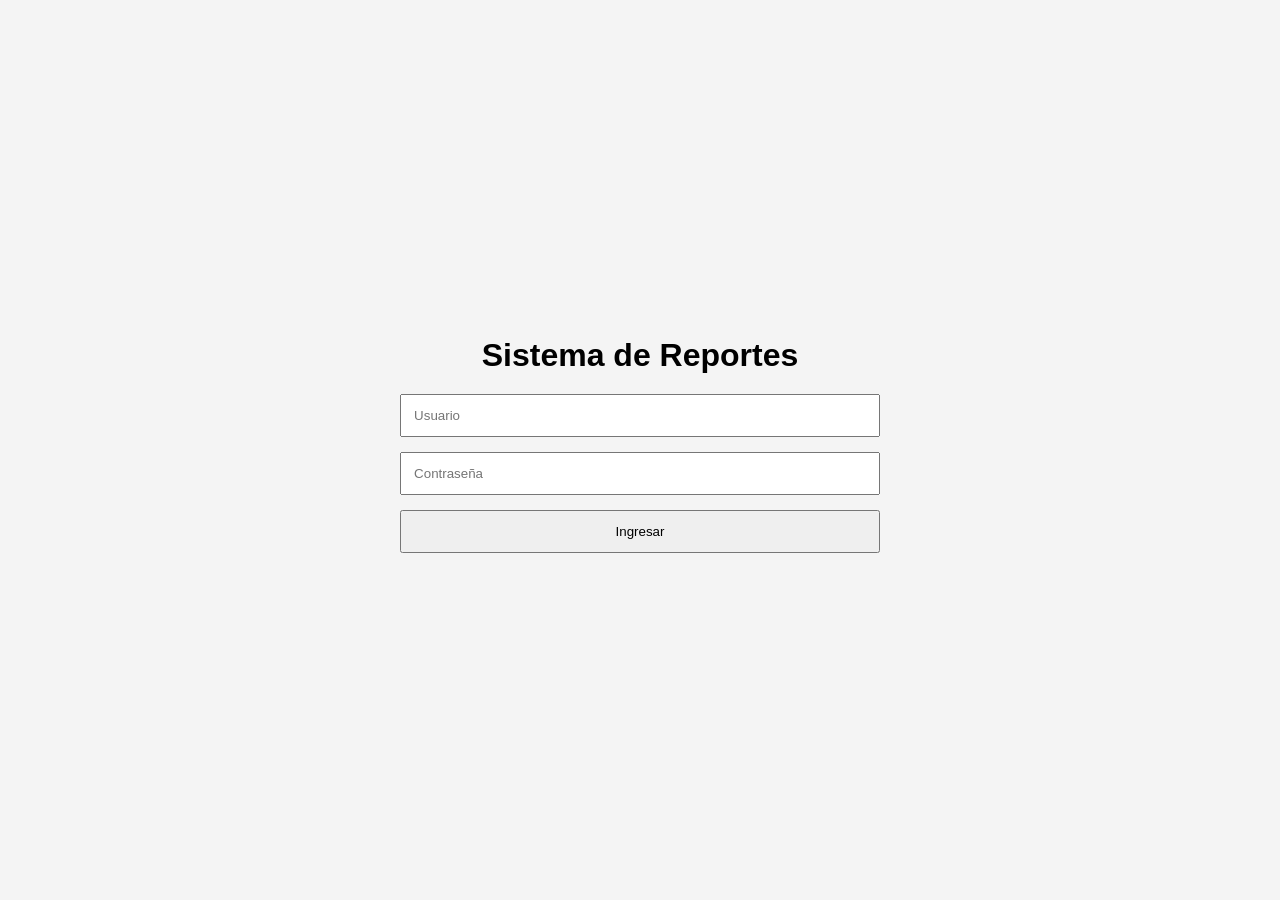
<file: index.html>
<!DOCTYPE html>
<html lang ="es">
    <head>
        <meta carset="UTF-8">
        <title>Sistema de Reportes</title>
        <link rel="stylesheet" href="assets/login.css">
    </head>

    <Body>
        <div class = "login-cointainer">
            <h1>Sistema de Reportes</h1>

            <form id="loginForm">
                <input
                   Type = "text"
                   id = "username"
                   placeholder="Usuario"
                   required
                   >
                <input
                  Type="password"
                  id="password"
                  placeholder="Contraseña"
                  required
                  >
                <button type="submit">
                    Ingresar
                   </button>




            </form>
            <p id="errorMessage"></p>
        </div>
        <script src="Js/login.js"></script>
    </Body>

</html>
</file>
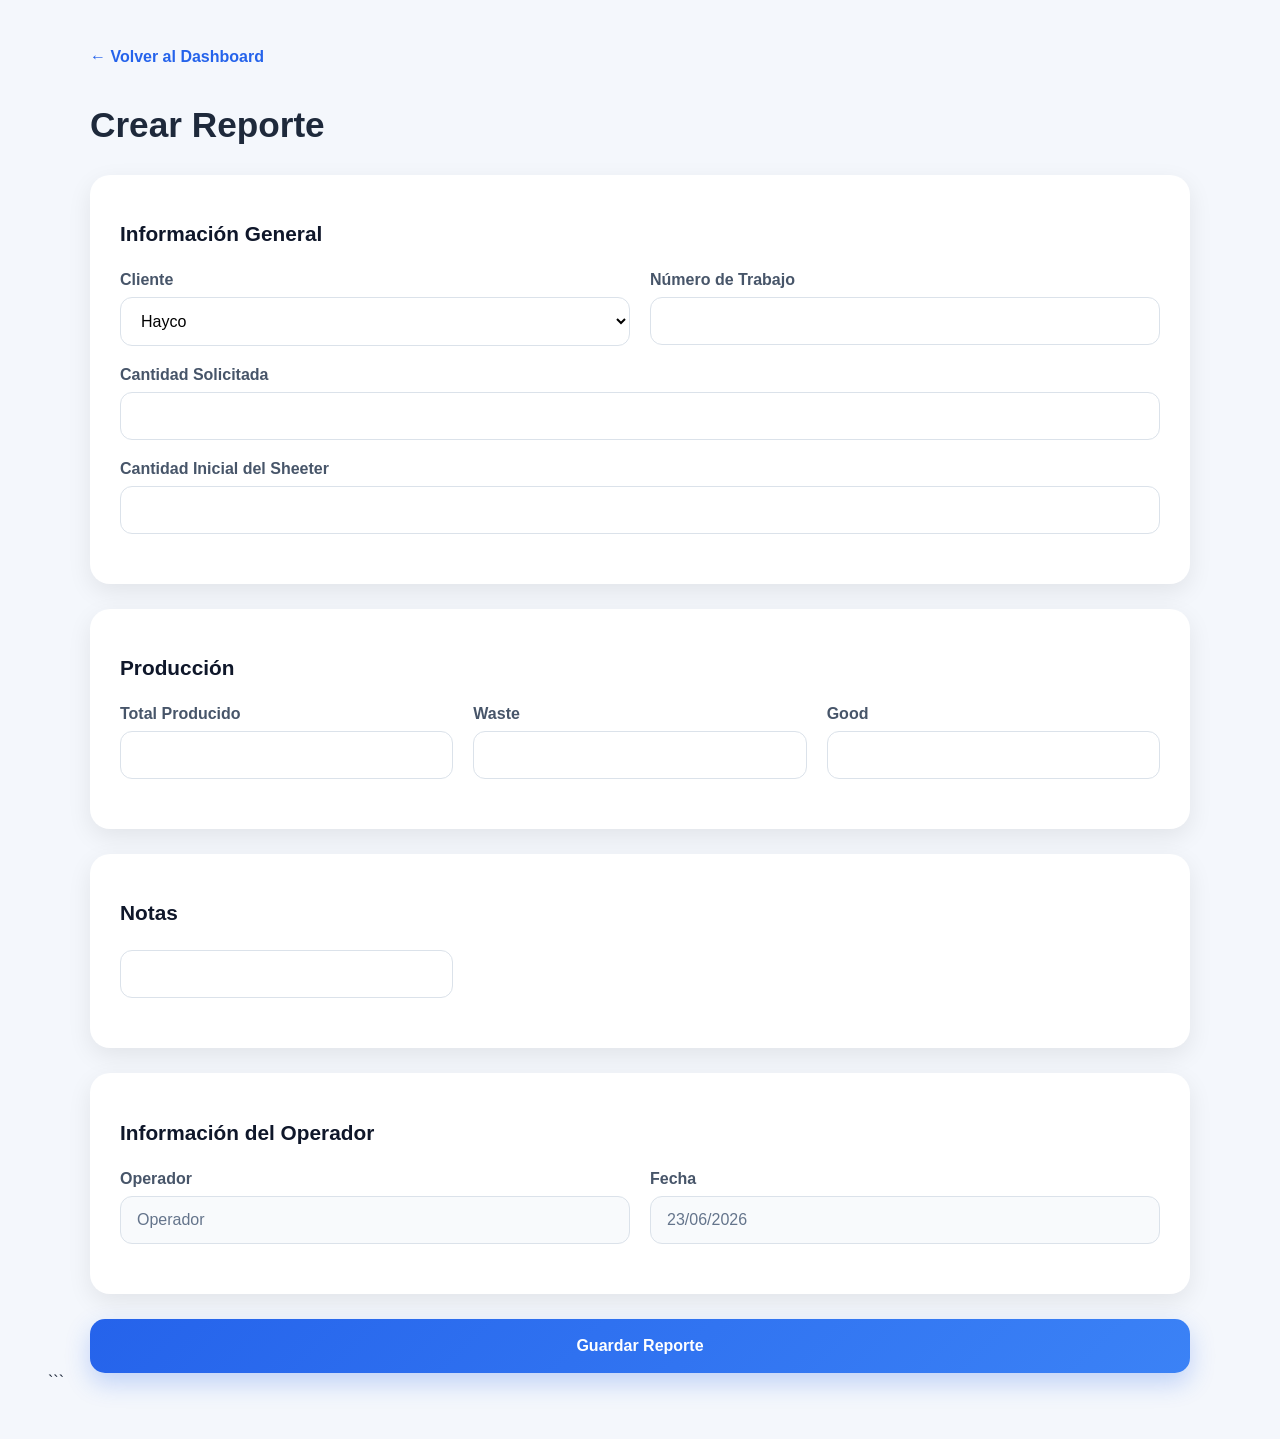
<file: Pages/operator/create-report.html>
<!DOCTYPE html>
<html lang="es">

<head>
    <meta charset="UTF-8">
    <meta name="viewport" content="width=device-width, initial-scale=1.0">
    <title>Crear Reporte</title>

    <link rel="stylesheet" href="../../assets/createReport.css">
</head>

<body>

    <div class="report-container">

        <div class="header">

            <a href="dashboard.html" class="back-btn">
                ← Volver al Dashboard
            </a>

            <h1>Crear Reporte</h1>

        </div>

        <form class="report-form">

            <div class="card">

                <h2>Información General</h2>

                <div class="grid-2">

                    <div class="form-group">
                        <label>Cliente</label>

                        <select>
                            <option>Hayco</option>
                            <option>La Aurora</option>
                        </select>
                    </div>

                    <div class="form-group">
                        <label>Número de Trabajo</label>
                        <input type="text">
                    </div>

                </div>

                <div class="form-group">
                    <label>Cantidad Solicitada</label>
                    <input type="number">
                </div>

                <div class="form-group">
                    <label>Cantidad Inicial del Sheeter</label>
                    <input type="number">
                </div>

            </div>

            <div class="card">

                <h2>Producción</h2>

                <div class="grid-3">

                    <div class="form-group">
                        <label>Total Producido</label>
                        <input type="number">
                    </div>

                    <div class="form-group">
                        <label>Waste</label>
                        <input type="number">
                    </div>

                    <div class="form-group">
                        <label>Good</label>
                        <input type="number">
                    </div>

                </div>

            </div>

             <div class="card">

                <h2>Notas</h2>

                <div class="grid-3">

                    <div class="form-group">
                        
                        <input type="text">
                    </div>

                </div>

            </div>


            <div class="card">

                <h2>Información del Operador</h2>

                <div class="grid-2">

                    <div class="form-group">
                        <label>Operador</label>
                        <input
                            type="text"
                            value="Operador"
                            readonly
                        >
                    </div>

                    <div class="form-group">
                        <label>Fecha</label>
                        <input
                            type="text"
                            value="23/06/2026"
                            readonly
                        >
                    </div>

                </div>

            </div>

            <button class="save-btn" type="submit">
                Guardar Reporte
            </button>

        </form>

    </div>

</body>

</html>
```
</file>
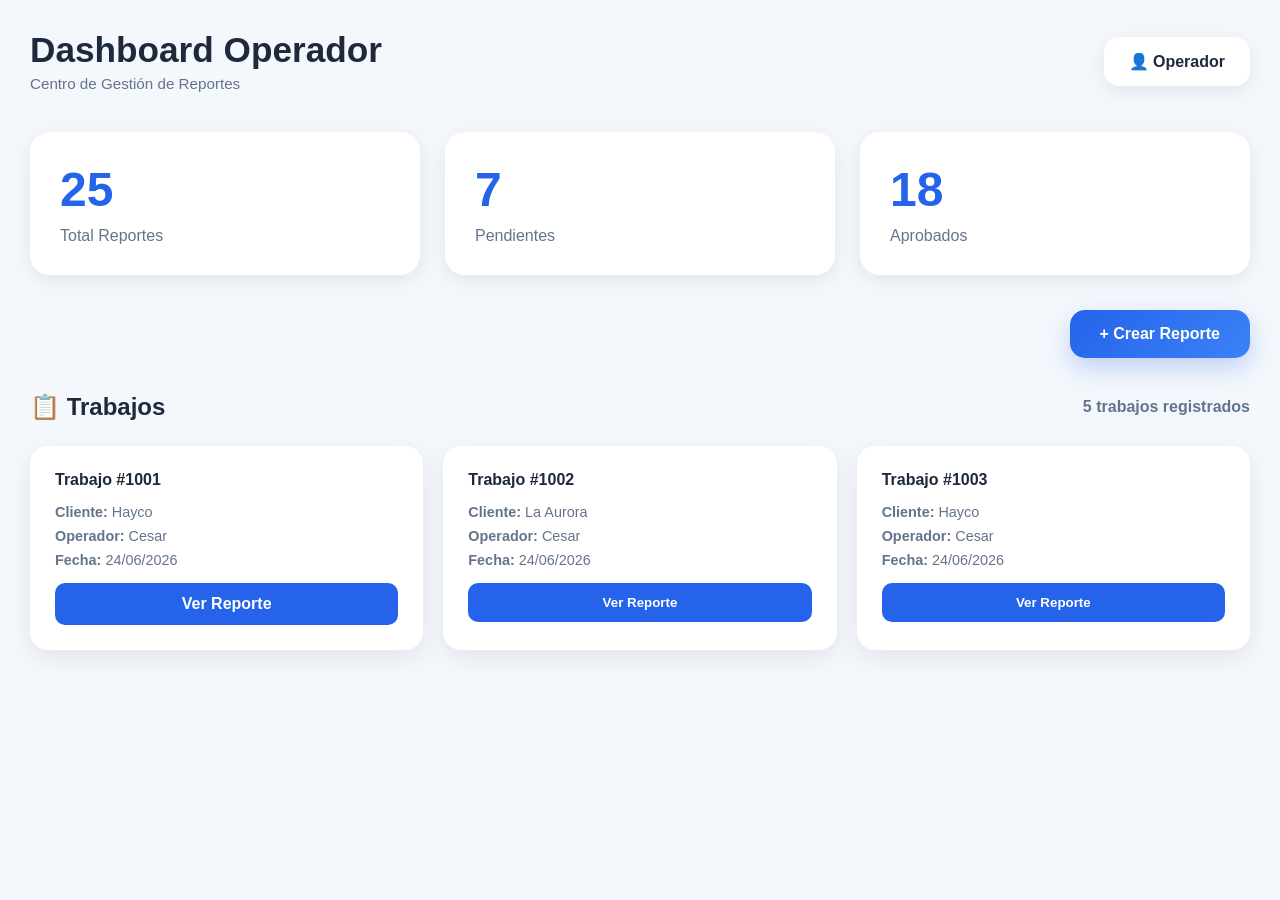
<file: Pages/operator/dashboard.html>
<!DOCTYPE html>
<html lang="es">

<head>
    <meta charset="UTF-8">
    <meta name="viewport" content="width=device-width, initial-scale=1.0">
    <title>Dashboard Operador</title>

    <link rel="stylesheet" href="../../assets/operator.css">
</head>

<body>

    <div class="dashboard">

        <header class="topbar">

            <div class="header-info">
                <h1>Dashboard Operador</h1>
                <p>Centro de Gestión de Reportes</p>
            </div>

            <div class="user-profile">
                👤 Operador
            </div>

        </header>

        <section class="stats">

            <div class="stat-card">
                <h2>25</h2>
                <span>Total Reportes</span>
            </div>

            <div class="stat-card">
                <h2>7</h2>
                <span>Pendientes</span>
            </div>

            <div class="stat-card">
                <h2>18</h2>
                <span>Aprobados</span>
            </div>

        </section>

        <div class="actions">

            <a href="create-report.html" class="btn-create">
                + Crear Reporte
            </a>

        </div>

        <section class="jobs-section">  
            <div class="section-header"> 
                <h2>📋 Trabajos</h2> 
                <span class="job-counter"> 5 trabajos registrados </span> 
            </div> <div class="jobs-grid"> 
                <div class="report-card"> 
                    <h3>Trabajo #1001</h3> 
                    <p><strong>Cliente:</strong> 
                        Hayco</p> 
                        <p><strong>Operador:</strong> 
                            Cesar</p> 
                            <p><strong>Fecha:

                            </strong> 24/06/2026</p> 
                            
                            <a href="report-detail.html" class="btn-view">
                             Ver Reporte
                            </a>
                        </div> <div class="report-card"> 
                            <h3>Trabajo #1002</h3> 
                            <p><strong>Cliente:</strong> 
                                La Aurora</p> <p><strong>Operador:

                                </strong> Cesar</p> <p><strong>Fecha:

                                </strong> 24/06/2026</p> <button class="btn-view"> Ver Reporte 
                                </button> </div> <div class="report-card"> 
                                        <h3>Trabajo #1003</h3> 
                                        <p><strong>Cliente:</strong> Hayco</p> 
                                        <p><strong>Operador:</strong> Cesar</p> 
                                        <p><strong>Fecha:</strong> 24/06/2026</p> 
                                        <button class="btn-view"> Ver Reporte </button> 
                                    </div> 
                                </div>

    </div>

</body>

</html>
</file>
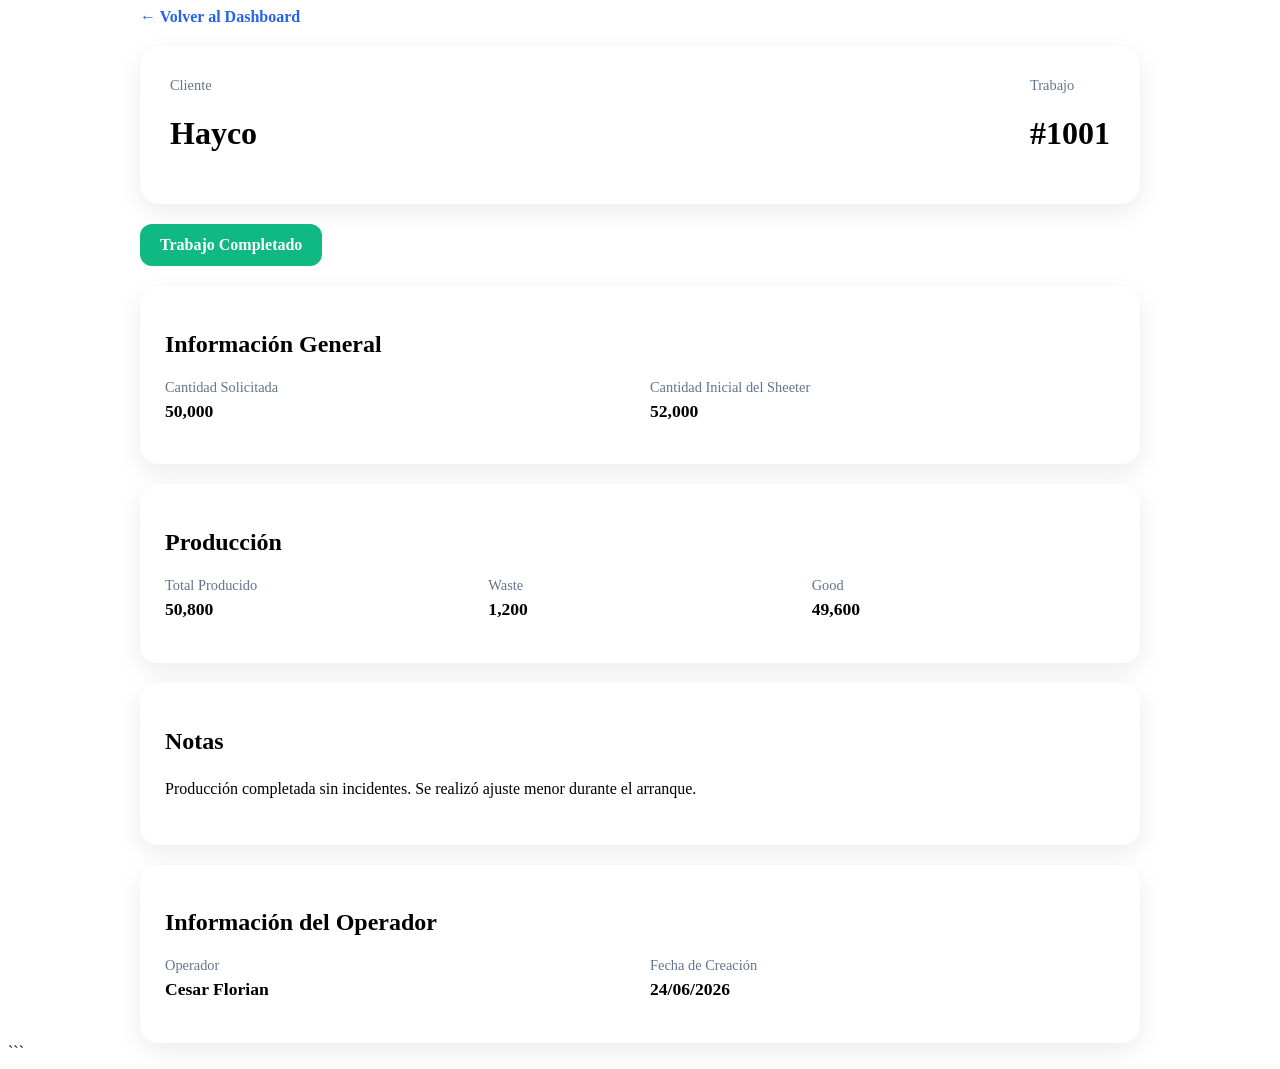
<file: Pages/operator/report-detail.html>
<!DOCTYPE html>
<html lang="es">
<head>
    <meta charset="UTF-8">
    <meta name="viewport" content="width=device-width, initial-scale=1.0">
    <title>Detalle del Reporte</title>

    <link rel="stylesheet" href="../../assets/report-detail.css">
</head>
<body>

<div class="report-container">

    <div class="top-actions">
        <a href="dashboard.html" class="back-btn">
            ← Volver al Dashboard
        </a>
    </div>

    <div class="report-header">

        <div class="client-info">
            <span class="label">Cliente</span>
            <h1>Hayco</h1>
        </div>

        <div class="job-info">
            <span class="label">Trabajo</span>
            <h1>#1001</h1>
        </div>

    </div>

    <div class="status">
        Trabajo Completado 
    </div>

    <div class="card">

        <h2>Información General</h2>

        <div class="details-grid">

            <div>
                <span class="field-label">Cantidad Solicitada</span>
                <p>50,000</p>
            </div>

            <div>
                <span class="field-label">Cantidad Inicial del Sheeter</span>
                <p>52,000</p>
            </div>

        </div>

    </div>

    <div class="card">

        <h2>Producción</h2>

        <div class="details-grid">

            <div>
                <span class="field-label">Total Producido</span>
                <p>50,800</p>
            </div>

            <div>
                <span class="field-label">Waste</span>
                <p>1,200</p>
            </div>

            <div>
                <span class="field-label">Good</span>
                <p>49,600</p>
            </div>

        </div>

    </div>

    <div class="card">

        <h2>Notas</h2>

        <p class="notes">
            Producción completada sin incidentes.
            Se realizó ajuste menor durante el arranque.
        </p>

    </div>

    <div class="card">

        <h2>Información del Operador</h2>

        <div class="details-grid">

            <div>
                <span class="field-label">Operador</span>
                <p>Cesar Florian</p>
            </div>

            <div>
                <span class="field-label">Fecha de Creación</span>
                <p>24/06/2026</p>
            </div>

        </div>

    </div>

</div>

</body>
</html>
```
</file>
<file: assets/login.css>
*{
    margin:0;
    padding:0;
    box-sizing:border-box;
}

body{
    height:100vh;
    display:flex;
    justify-content:center;
    align-items:center;
    background:#f4f4f4;
    font-family:Arial, sans-serif;
}

.login-container{
    width:350px;
    background:white;
    padding:30px;
    border-radius:10px;
    box-shadow:0 0 10px rgba(0,0,0,.1);
}

h1{
    text-align:center;
    margin-bottom:20px;
}

input{
    width:100%;
    padding:12px;
    margin-bottom:15px;
}

button{
    width:100%;
    padding:12px;
    cursor:pointer;
}

#errorMessage{
    color:red;
    text-align:center;
    margin-top:10px;
}
</file>
<file: assets/createReport.css>
```css
/* RESET */

*{
    margin:0;
    padding:0;
    box-sizing:border-box;
}

/* BODY */

body{
    min-height:100vh;
    background:#f4f7fc;
    font-family:'Segoe UI',sans-serif;
    padding:40px;
    color:#1e293b;
}

/* CONTENEDOR */

.report-container{
    max-width:1100px;
    margin:0 auto;
}

/* HEADER */

.header{
    margin-bottom:30px;
}

.back-btn{
    display:inline-block;
    text-decoration:none;
    color:#2563eb;
    font-weight:600;
    margin-bottom:15px;
}

.back-btn:hover{
    text-decoration:underline;
}

.header h1{
    font-size:2.2rem;
    font-weight:700;
}

/* FORM */

.report-form{
    display:flex;
    flex-direction:column;
    gap:25px;
}

/* CARDS */

.card{
    background:white;
    border-radius:20px;
    padding:30px;
    box-shadow:0 8px 25px rgba(0,0,0,.08);
}

.card h2{
    margin-bottom:25px;
    font-size:1.3rem;
    color:#0f172a;
}

/* GRID */

.grid-2{
    display:grid;
    grid-template-columns:1fr 1fr;
    gap:20px;
}

.grid-3{
    display:grid;
    grid-template-columns:1fr 1fr 1fr;
    gap:20px;
}

/* CAMPOS */

.form-group{
    display:flex;
    flex-direction:column;
    margin-bottom:20px;
}

.form-group label{
    margin-bottom:8px;
    font-weight:600;
    color:#475569;
}

.form-group input,
.form-group select{
    padding:14px 16px;
    border:1px solid #dbe2ea;
    border-radius:12px;
    font-size:1rem;
    outline:none;
    transition:.3s;
    background:white;
}

.form-group input:focus,
.form-group select:focus{
    border-color:#2563eb;
    box-shadow:0 0 0 4px rgba(37,99,235,.15);
}

/* CAMPOS SOLO LECTURA */

input[readonly]{
    background:#f8fafc;
    color:#64748b;
    cursor:not-allowed;
}

/* BOTON */

.save-btn{
    background:linear-gradient(
        135deg,
        #2563eb,
        #3b82f6
    );

    color:white;
    border:none;
    border-radius:15px;
    padding:18px;
    font-size:1rem;
    font-weight:700;
    cursor:pointer;

    box-shadow:0 10px 25px rgba(37,99,235,.25);

    transition:.3s;
}

.save-btn:hover{
    transform:translateY(-3px);
}

/* RESPONSIVE */

@media(max-width:900px){

    .grid-2{
        grid-template-columns:1fr;
    }

    .grid-3{
        grid-template-columns:1fr;
    }

    body{
        padding:20px;
    }

    .card{
        padding:20px;
    }

}
```
</file>
<file: assets/operator.css>
/* RESET */

*{
    margin:0;
    padding:0;
    box-sizing:border-box;
}

/* BODY */

body{
    min-height:100vh;
    background:#f4f7fc;
    font-family:'Segoe UI',sans-serif;
    padding:30px;
    color:#1e293b;
}

/* DASHBOARD */

.dashboard{
    width:100%;
    max-width:1600px;
    margin:0 auto;
}

/* HEADER */

.topbar{
    display:flex;
    justify-content:space-between;
    align-items:center;
    margin-bottom:40px;
}

.topbar h1{
    font-size:2.2rem;
    font-weight:700;
    margin-bottom:5px;
}

.topbar p{
    color:#64748b;
    font-size:0.95rem;
}

.user-profile{
    background:white;
    padding:15px 25px;
    border-radius:15px;
    box-shadow:0 5px 20px rgba(0,0,0,.08);
    font-weight:600;
}

/* ESTADISTICAS */

.stats{
    display:flex;
    gap:25px;
    margin-bottom:35px;
}

.stat-card{
    flex:1;
    min-height:140px;
    background:white;
    border-radius:20px;
    padding:30px;
    box-shadow:0 5px 20px rgba(0,0,0,.08);
    transition:all .3s ease;
}

.stat-card:hover{
    transform:translateY(-5px);
}

.stat-card h2{
    font-size:3rem;
    color:#2563eb;
    margin-bottom:10px;
}

.stat-card span{
    color:#64748b;
    font-weight:500;
}

/* BOTON */

.actions{
    display:flex;
    justify-content:flex-end;
    margin-bottom:35px;
}

.btn-create{
    background:linear-gradient(
        135deg,
        #2563eb,
        #3b82f6
    );

    color:white;
    text-decoration:none;
    padding:15px 30px;
    border-radius:15px;
    font-weight:700;
    box-shadow:0 10px 25px rgba(37,99,235,.25);
    transition:all .3s ease;
}

.btn-create:hover{
    transform:translateY(-3px);
}

/* KANBAN */

.kanban{
    display:grid;
    grid-template-columns:repeat(3,1fr);
    gap:25px;
}

/* COLUMNAS */

.column{
    background:#edf2f7;
    border-radius:20px;
    padding:20px;
    min-height:550px;
}

.column h2{
    margin-bottom:20px;
    font-size:1.2rem;
    font-weight:700;
}

/* TARJETAS */

.report-card{
    background:white;
    border-radius:15px;
    padding:20px;
    margin-bottom:15px;
    box-shadow:0 8px 25px rgba(0,0,0,.08);
    transition:all .3s ease;
    cursor:pointer;
}

.report-card:hover{
    transform:translateY(-5px);
    box-shadow:0 15px 35px rgba(0,0,0,.12);
}

.report-card h3{
    margin-bottom:10px;
    font-size:1rem;
}

.report-card p{
    color:#64748b;
    font-size:0.9rem;
}

/* ESTADOS */

.pending{
    border-top:6px solid #f59e0b;
}

.review{
    border-top:6px solid #3b82f6;
}

.approved{
    border-top:6px solid #10b981;
}

/* RESPONSIVE */

@media(max-width:1200px){

    .kanban{
        grid-template-columns:1fr;
    }

}

@media(max-width:768px){

    .stats{
        flex-direction:column;
    }

    .topbar{
        flex-direction:column;
        gap:20px;
        align-items:flex-start;
    }

    .actions{
        justify-content:center;
    }

}

/* TRABAJOS */ 
.jobs-section{ 
    margin-top:20px; 
} 
.section-header
{ 
    display:flex; 
    justify-content:space-between; 
    align-items:center; 
    margin-bottom:25px; 
} 
.section-header h2{ 
    font-size:1.5rem;
} 
.job-counter{ 
    color:#64748b; 
    font-weight:600; 
} 
.jobs-grid{
    display:grid; 
    grid-template-columns:repeat(auto-fill,minmax(320px,1fr)); gap:20px; 
} 
.report-card{ 
    background:white; 
    padding:25px; 
    border-radius:18px; 
    box-shadow:0 8px 25px 
    rgba(0,0,0,.08); 
} 
.report-card h3{ 
    margin-bottom:15px; 
} 
.report-card p{ 
    margin-bottom:8px; 
} 
.btn-view
{ margin-top:15px; 
    width:100%; 
    border:none; 
    background:#2563eb; 
    color:white; 
    padding:12px; 
    border-radius:10px; 
    cursor:pointer; 
    font-weight:600; } 
.btn-view:hover{ 
    background:#1d4ed8;
 }

 .btn-view{
    display:block;
    margin-top:15px;
    width:100%;
    border:none;
    background:#2563eb;
    color:white;
    padding:12px;
    border-radius:10px;
    cursor:pointer;
    font-weight:600;
    text-align:center;
    text-decoration:none;
}
</file>
<file: assets/report-detail.css>
```css
body{
    background:#f4f7fc;
    font-family:'Segoe UI',sans-serif;
    padding:30px;
    color:#1e293b;
}

.report-container{
    max-width:1000px;
    margin:auto;
}

.back-btn{
    text-decoration:none;
    color:#2563eb;
    font-weight:600;
}

.report-header{
    background:white;
    padding:30px;
    border-radius:20px;
    display:flex;
    justify-content:space-between;
    align-items:center;
    margin-top:20px;
    box-shadow:0 8px 25px rgba(0,0,0,.08);
}

.label{
    color:#64748b;
    font-size:.9rem;
}

.status{
    margin-top:20px;
    background:#10b981;
    color:white;
    padding:12px 20px;
    border-radius:12px;
    font-weight:600;
    display:inline-block;
}

.card{
    background:white;
    padding:25px;
    border-radius:18px;
    margin-top:20px;
    box-shadow:0 8px 25px rgba(0,0,0,.08);
}

.card h2{
    margin-bottom:20px;
}

.details-grid{
    display:grid;
    grid-template-columns:repeat(auto-fit,minmax(220px,1fr));
    gap:20px;
}

.field-label{
    color:#64748b;
    font-size:.9rem;
}

.details-grid p{
    font-size:1.1rem;
    font-weight:600;
    margin-top:5px;
}

.notes{
    line-height:1.8;
}
```
</file>
